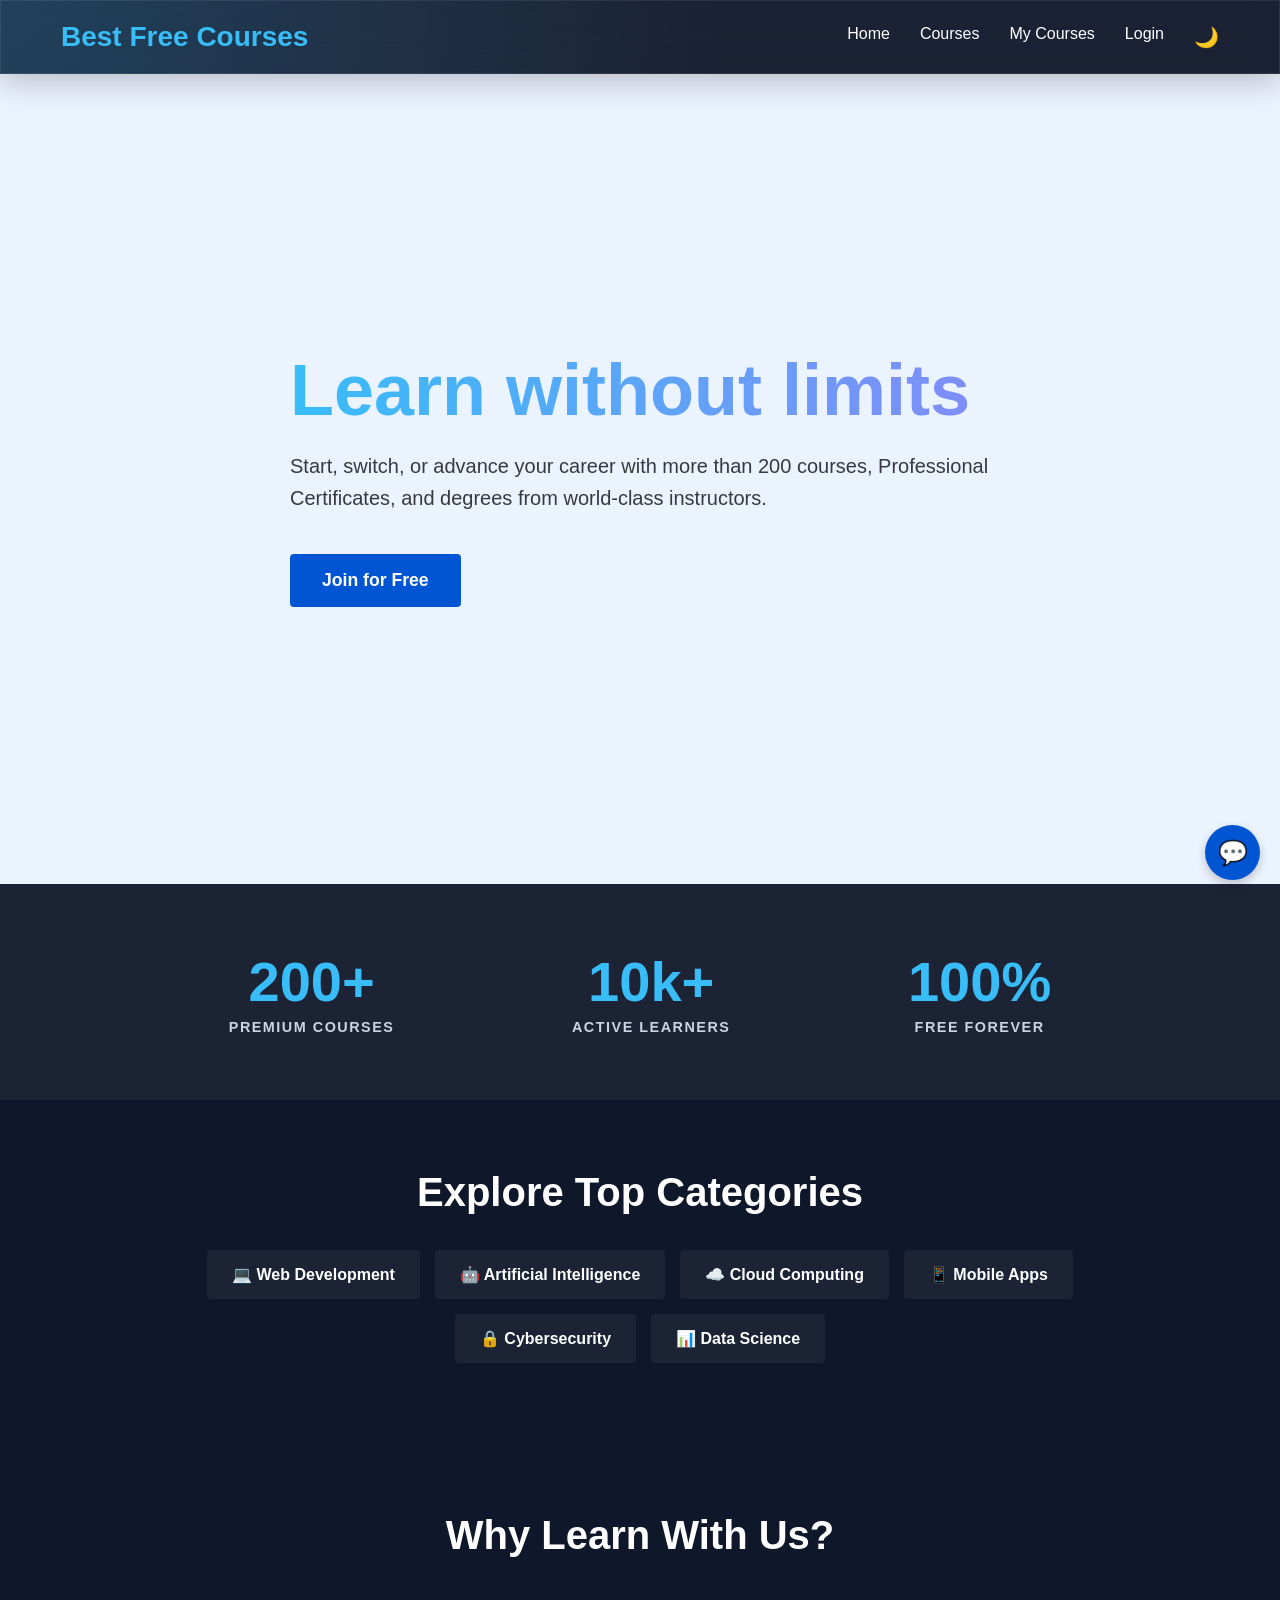
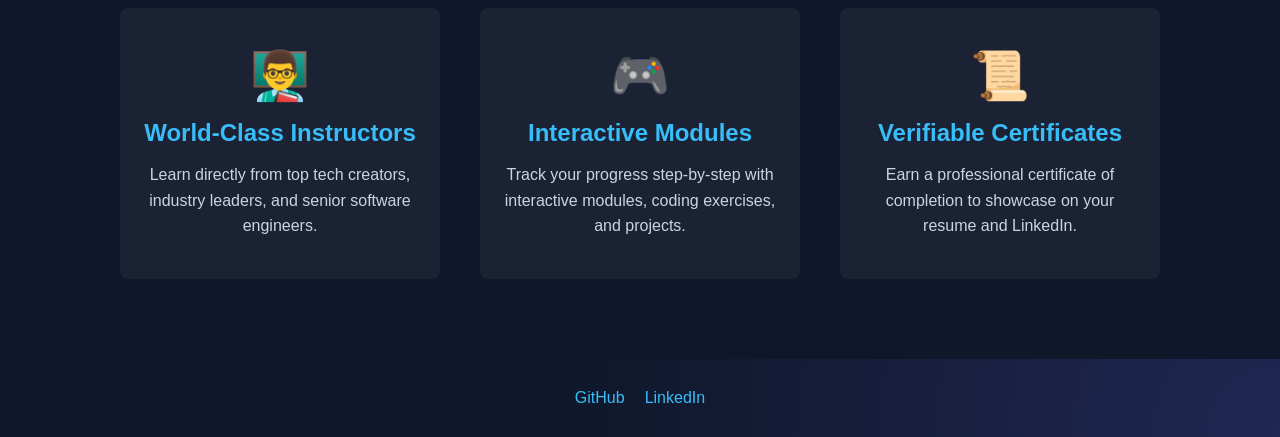
<file: E-Learning-Platform-main/frontend/index.html>
<!DOCTYPE html>
<html lang="en">
<head>
<meta charset="UTF-8">
<meta name="viewport" content="width=device-width, initial-scale=1.0">
<title>Best Free Courses</title>
<link rel="stylesheet" href="css/style.css">
<link href="https://fonts.googleapis.com/css2?family=Inter:wght@300;400;500;600;700;800&display=swap" rel="stylesheet">
<style>
    @keyframes fadeInUp {
        from { opacity: 0; transform: translateY(40px); }
        to { opacity: 1; transform: translateY(0); }
    }
    .hero-content {
        animation: fadeInUp 1s ease-out forwards;
    }
    .features-section > div > div {
        opacity: 0;
        animation: fadeInUp 0.8s ease-out forwards;
    }
    .features-section > div > div:nth-child(1) { animation-delay: 0.2s; }
    .features-section > div > div:nth-child(2) { animation-delay: 0.4s; }
    .features-section > div > div:nth-child(3) { animation-delay: 0.6s; }
    .category-pill:hover {
        background: #0056d2 !important;
        color: white !important;
        transform: translateY(-3px);
        box-shadow: 0 5px 15px rgba(0,86,210,0.3);
    }
</style>
</head>
<body>
<header>
<nav class="navbar">
<div class="logo">Best Free Courses</div>
<ul class="nav-links">
<li><a href="index.html">Home</a></li>
<li><a href="courses.html">Courses</a></li>
<li><a href="dashboard.html">My Courses</a></li>
<li><a href="login.html">Login</a></li>
<li>
    <button id="themeToggle">
        🌙
    </button>
</li>
</ul>
</nav>
</header>

<section class="hero" style="background: #ebf3ff; text-align: left; padding: 100px 60px; display: flex; align-items: center; border-bottom: 1px solid var(--border-color);">
<div class="hero-content" style="max-width: 700px; animation: none;">
<h1 style="font-size: 4.5rem; margin-bottom: 20px; font-weight: 800; color: #1f2432; line-height: 1.1;">Learn without limits</h1>
<p style="font-size: 1.25rem; margin: 20px 0; line-height: 1.6; color: #373a3c;">
Start, switch, or advance your career with more than 200 courses, Professional Certificates, and degrees from world-class instructors.
</p>
<a href="courses.html" class="hero-btn" style="background: #0056d2; color: white; padding: 16px 32px; border-radius: 4px; font-weight: 600; font-size: 1.1rem; text-decoration: none; display: inline-block; margin-top: 20px;">
Join for Free
</a>
</div>
</section>

<section style="background: var(--bg-secondary); padding: 50px 20px; border-bottom: 1px solid var(--border-color);">
    <div style="max-width: 1000px; margin: 0 auto; display: flex; justify-content: space-around; flex-wrap: wrap; text-align: center;">
        <div style="margin: 15px;">
            <h2 style="font-size: 3.5rem; color: var(--accent); margin-bottom: 5px; font-weight: 800;">200+</h2>
            <p style="color: var(--text-secondary); font-weight: bold; text-transform: uppercase; letter-spacing: 1.5px; font-size: 0.9rem;">Premium Courses</p>
        </div>
        <div style="margin: 15px;">
            <h2 style="font-size: 3.5rem; color: var(--accent); margin-bottom: 5px; font-weight: 800;">10k+</h2>
            <p style="color: var(--text-secondary); font-weight: bold; text-transform: uppercase; letter-spacing: 1.5px; font-size: 0.9rem;">Active Learners</p>
        </div>
        <div style="margin: 15px;">
            <h2 style="font-size: 3.5rem; color: var(--accent); margin-bottom: 5px; font-weight: 800;">100%</h2>
            <p style="color: var(--text-secondary); font-weight: bold; text-transform: uppercase; letter-spacing: 1.5px; font-size: 0.9rem;">Free Forever</p>
        </div>
    </div>
</section>

<section style="padding: 70px 20px; background: var(--bg-primary); text-align: center;">
    <h2 style="font-size: 2.5rem; margin-bottom: 35px; color: var(--text-primary); font-weight: 800;">Explore Top Categories</h2>
    <div style="display: flex; justify-content: center; gap: 15px; flex-wrap: wrap; max-width: 900px; margin: 0 auto;">
        <a href="courses.html" class="category-pill" style="padding: 15px 25px; background: var(--bg-secondary); color: var(--text-primary); border-radius: 4px; font-weight: 600; text-decoration: none; transition: 0.3s; border: 1px solid var(--border-color);">💻 Web Development</a>
        <a href="courses.html" class="category-pill" style="padding: 15px 25px; background: var(--bg-secondary); color: var(--text-primary); border-radius: 4px; font-weight: 600; text-decoration: none; transition: 0.3s; border: 1px solid var(--border-color);">🤖 Artificial Intelligence</a>
        <a href="courses.html" class="category-pill" style="padding: 15px 25px; background: var(--bg-secondary); color: var(--text-primary); border-radius: 4px; font-weight: 600; text-decoration: none; transition: 0.3s; border: 1px solid var(--border-color);">☁️ Cloud Computing</a>
        <a href="courses.html" class="category-pill" style="padding: 15px 25px; background: var(--bg-secondary); color: var(--text-primary); border-radius: 4px; font-weight: 600; text-decoration: none; transition: 0.3s; border: 1px solid var(--border-color);">📱 Mobile Apps</a>
        <a href="courses.html" class="category-pill" style="padding: 15px 25px; background: var(--bg-secondary); color: var(--text-primary); border-radius: 4px; font-weight: 600; text-decoration: none; transition: 0.3s; border: 1px solid var(--border-color);">🔒 Cybersecurity</a>
        <a href="courses.html" class="category-pill" style="padding: 15px 25px; background: var(--bg-secondary); color: var(--text-primary); border-radius: 4px; font-weight: 600; text-decoration: none; transition: 0.3s; border: 1px solid var(--border-color);">📊 Data Science</a>
    </div>
</section>

<section class="features-section" style="padding: 80px 20px; background: var(--bg-primary); text-align: center; border-top: 1px solid var(--border-color);">
    <h2 style="font-size: 2.5rem; margin-bottom: 50px; color: var(--text-primary); font-weight: 800;">Why Learn With Us?</h2>
    <div style="display: flex; justify-content: center; gap: 40px; flex-wrap: wrap;">
        <div style="max-width: 320px; padding: 40px 20px; background: var(--bg-secondary); border-radius: 8px; border: 1px solid var(--border-color); transition: transform 0.3s ease;">
            <div style="font-size: 3rem; margin-bottom: 15px;">👨‍🏫</div>
            <h3 style="color: var(--accent); font-size: 1.5rem; margin-bottom: 15px;">World-Class Instructors</h3>
            <p style="color: var(--text-secondary); line-height: 1.6;">Learn directly from top tech creators, industry leaders, and senior software engineers.</p>
        </div>
        <div style="max-width: 320px; padding: 40px 20px; background: var(--bg-secondary); border-radius: 8px; border: 1px solid var(--border-color); transition: transform 0.3s ease;">
            <div style="font-size: 3rem; margin-bottom: 15px;">🎮</div>
            <h3 style="color: var(--accent); font-size: 1.5rem; margin-bottom: 15px;">Interactive Modules</h3>
            <p style="color: var(--text-secondary); line-height: 1.6;">Track your progress step-by-step with interactive modules, coding exercises, and projects.</p>
        </div>
        <div style="max-width: 320px; padding: 40px 20px; background: var(--bg-secondary); border-radius: 8px; border: 1px solid var(--border-color); transition: transform 0.3s ease;">
            <div style="font-size: 3rem; margin-bottom: 15px;">📜</div>
            <h3 style="color: var(--accent); font-size: 1.5rem; margin-bottom: 15px;">Verifiable Certificates</h3>
            <p style="color: var(--text-secondary); line-height: 1.6;">Earn a professional certificate of completion to showcase on your resume and LinkedIn.</p>
        </div>
    </div>
</section>

<footer>

<div class="footer-links">
<a href="https://github.com/MIKEY-44" target="_blank">
GitHub
</a>
<a href="https://www.linkedin.com/in/omkar-kurdekar-1020b5254/"
target="_blank">
LinkedIn
</a>
</div>
</footer>
<script src="js/app.js"></script>
</body>
</html>
</file>
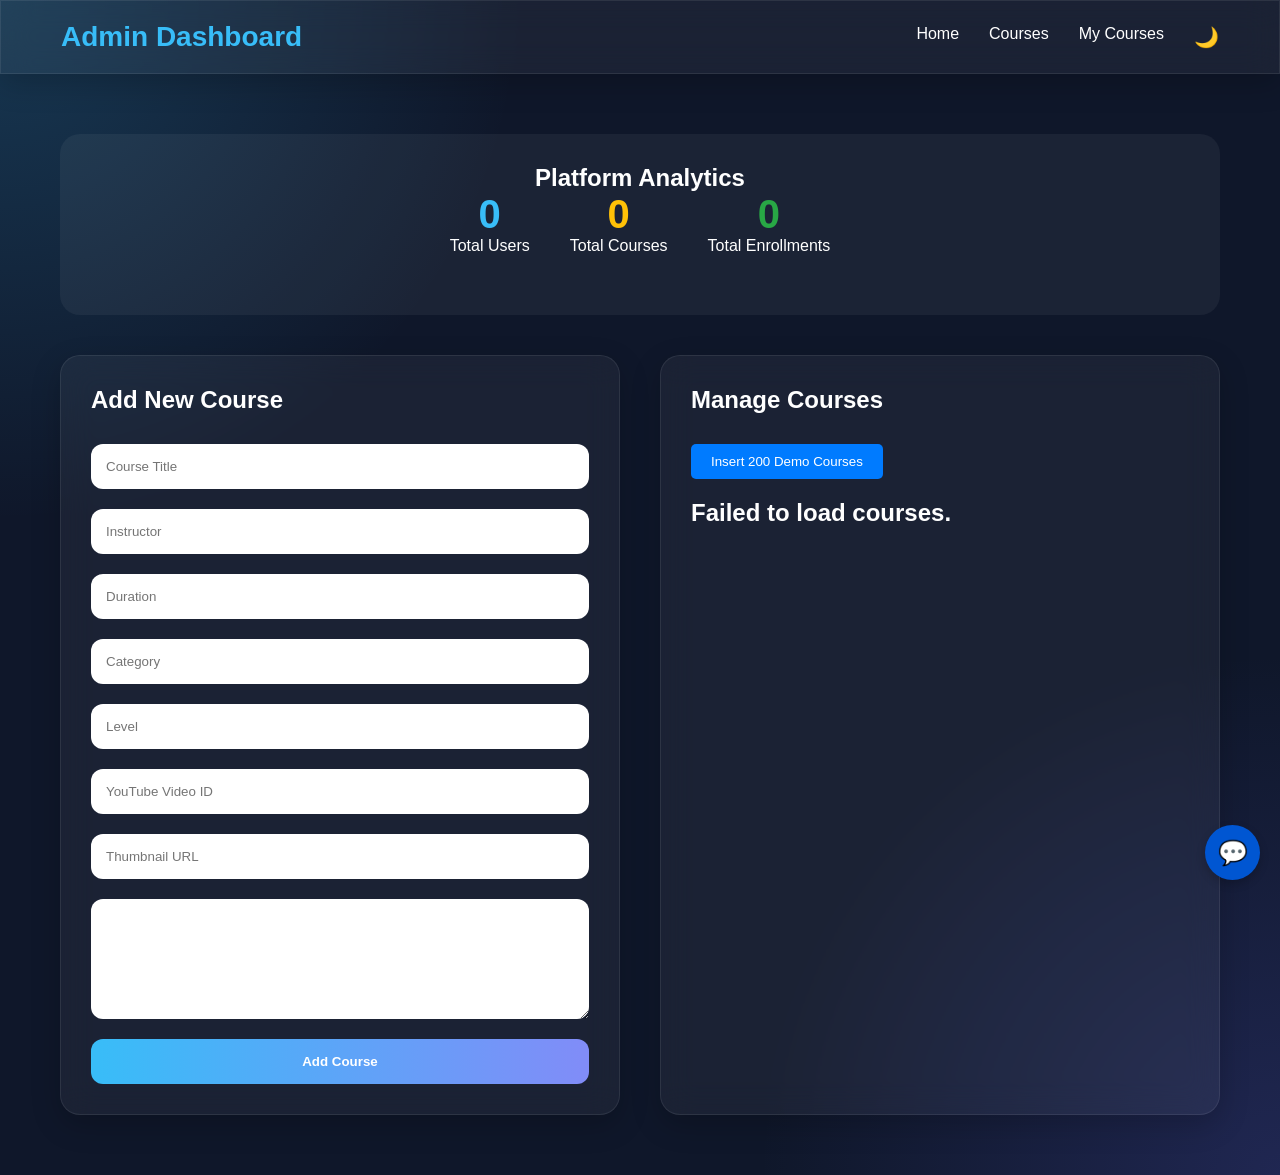
<file: E-Learning-Platform-main/frontend/admin.html>
<!DOCTYPE html>
<html lang="en">
<head>

    <meta charset="UTF-8">

    <meta name="viewport"
          content="width=device-width, initial-scale=1.0">

    <title>Admin Panel</title>

    <link rel="stylesheet"
          href="css/style.css">

    <script>
        // Temporarily commented out to allow initial database setup
        /*
        const loggedInUser = JSON.parse(localStorage.getItem("loggedInUser"));
        if (!loggedInUser || loggedInUser.role !== "ADMIN") {
            alert("Access Denied. You must be an Administrator to view this page.");
            window.location.href = "index.html";
        }
        */
    </script>

</head>

<body>

<header>

    <nav class="navbar">

        <div class="logo">
            Admin Dashboard
        </div>

        <ul class="nav-links">

            <li><a href="index.html">Home</a></li>

            <li><a href="courses.html">Courses</a></li>

            <li><a href="dashboard.html">My Courses</a></li>
            <li>
    <button id="themeToggle">
        🌙
    </button>
</li>

        </ul>

    </nav>

</header>

<section class="admin-section">

    <div style="grid-column: 1 / -1; background: rgba(255,255,255,0.05); padding: 30px; border-radius: 20px; display: flex; flex-direction: column; align-items: center;">
        <h1>Platform Analytics</h1>
        <div style="display: flex; gap: 40px; margin-bottom: 30px; text-align: center;">
            <div><h2 id="statUsers" style="color: #38bdf8; font-size: 2.5rem;">0</h2><p>Total Users</p></div>
            <div><h2 id="statCourses" style="color: #ffc107; font-size: 2.5rem;">0</h2><p>Total Courses</p></div>
            <div><h2 id="statEnrollments" style="color: #28a745; font-size: 2.5rem;">0</h2><p>Total Enrollments</p></div>
        </div>
    </div>

    <div class="admin-form-container">

        <h1>Add New Course</h1>

        <form id="courseForm">

            <input
                type="text"
                id="title"
                placeholder="Course Title"
                required
            >

            <input
                type="text"
                id="instructor"
                placeholder="Instructor"
                required
            >

            <input
                type="text"
                id="duration"
                placeholder="Duration"
                required
            >

            <input
                type="text"
                id="category"
                placeholder="Category"
                required
            >

            <input
                type="text"
                id="level"
                placeholder="Level"
                required
            >

            <input
                type="text"
                id="youtubeId"
                placeholder="YouTube Video ID"
                required
            >

            <input
                type="text"
                id="thumbnail"
                placeholder="Thumbnail URL"
                required
            >

            <textarea
                id="description"
                placeholder="Description"
                required>
            </textarea>

            <button type="submit">
                Add Course
            </button>

        </form>

    </div>

    <div class="admin-course-list">

        <h1>Manage Courses</h1>

        <button onclick="insertDemoCourses()" style="margin-bottom: 20px; padding: 10px 20px; background-color: #007bff; color: white; border: none; border-radius: 5px; cursor: pointer;">
            Insert 200 Demo Courses
        </button>

        <div id="adminCourses"></div>

    </div>

</section>

<script src="js/courses-data.js"></script>
<script src="js/admin.js"></script>

<script src="js/app.js"></script>
</body>
</html>
</file>
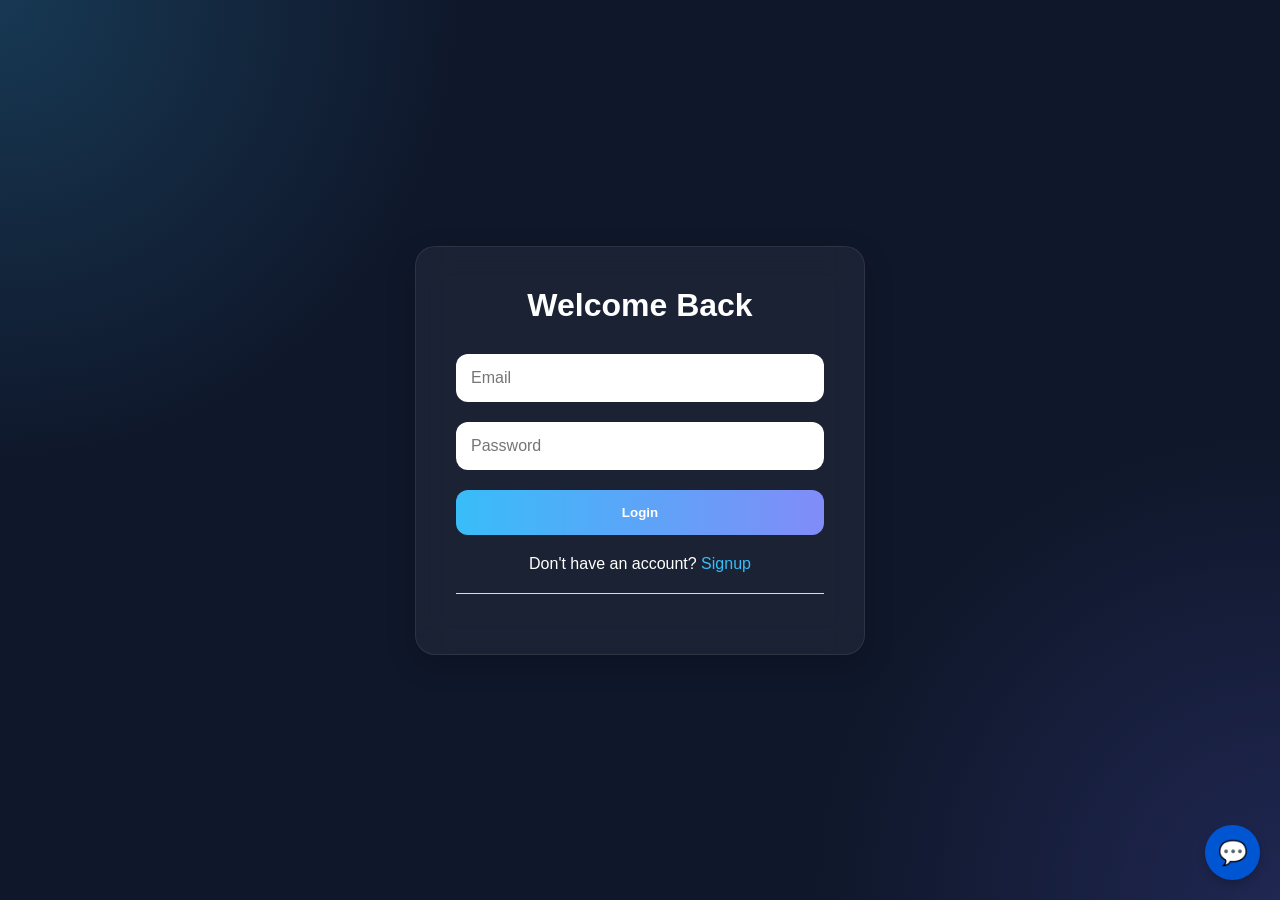
<file: E-Learning-Platform-main/frontend/certificate.html>
<!DOCTYPE html>
<html lang="en">
<head>

    <meta charset="UTF-8">

    <meta name="viewport"
          content="width=device-width, initial-scale=1.0">

    <title>Certificate</title>

    <link rel="stylesheet"
          href="css/style.css">

</head>

<body>

<div class="certificate-container">

    <div class="certificate">

        <h1>
            Certificate of Completion
        </h1>

        <p>
            This certificate is proudly awarded to
        </p>

        <h2 id="studentName"></h2>

        <p>
            for successfully completing
        </p>

        <h3 id="courseName"></h3>

        <div class="certificate-footer">

            <span>
                Best Free Courses
            </span>

            <span id="completionDate"></span>

        </div>

        <p style="text-align: center; margin-top: 30px; font-size: 0.85rem; color: #777;">
            Certificate Verification ID: <strong id="certificateId" style="color: #333;"></strong>
        </p>

    </div>

    <div style="display: flex; justify-content: center; gap: 15px; margin-top: 20px;">
        <button onclick="downloadCertificate()">
            Download Certificate
        </button>
        
        <button id="emailCertBtn" onclick="emailCertificate()" style="background-color: #28a745;">
            Email to Me
        </button>
        
        <button onclick="shareOnLinkedIn()" style="background-color: #0077b5;">
            Share on LinkedIn
        </button>
    </div>

</div>

<script src="js/certificate.js"></script>

<script src="js/app.js"></script>
</body>
</html>
</file>
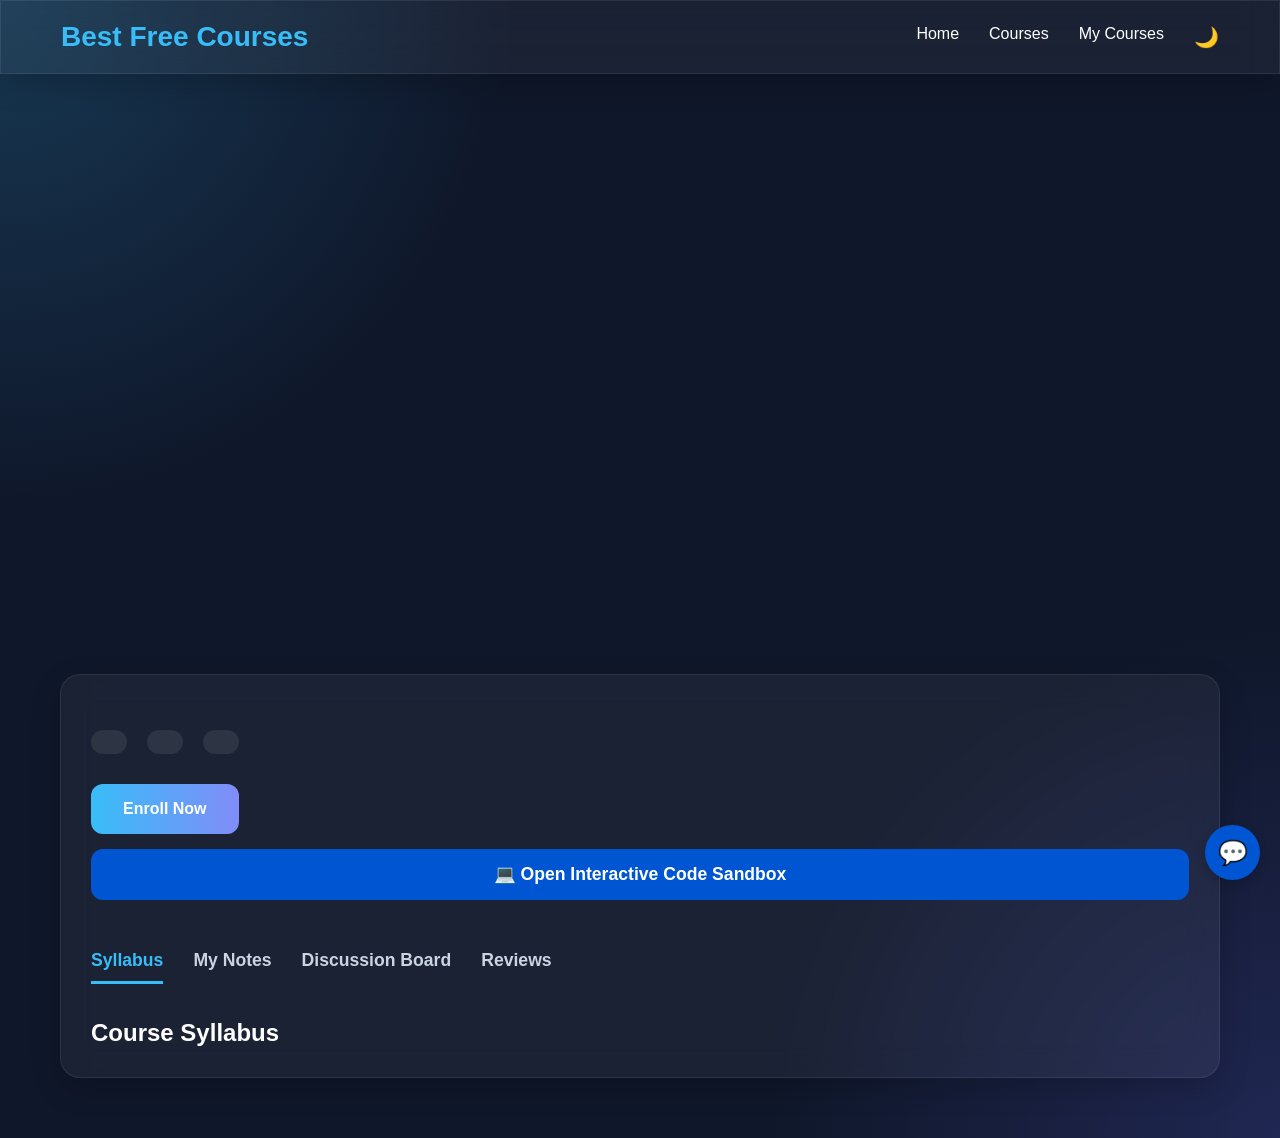
<file: E-Learning-Platform-main/frontend/course-details.html>
<!DOCTYPE html>
<html lang="en">
<head>

    <meta charset="UTF-8">

    <meta name="viewport"
          content="width=device-width, initial-scale=1.0">

    <title>Course Details</title>

    <link rel="stylesheet" href="css/style.css">

</head>

<body>

<header>

    <nav class="navbar">

        <div class="logo">
            Best Free Courses
        </div>

        <ul class="nav-links">

            <li><a href="index.html">Home</a></li>

            <li><a href="courses.html">Courses</a></li>

            <li><a href="dashboard.html">My Courses</a></li>
            <li>
                <button id="themeToggle">
                    🌙
                </button>
            </li>
        </ul>

    </nav>

</header>

<section class="course-details-container">

    <div class="video-section">

        <!-- YouTube IFrame API replaces this div -->
        <div id="videoPlayer" style="width: 100%; height: 500px; border-radius: 20px;"></div>

    </div>

    <div class="details-section">

        <h1 id="courseTitle"></h1>

        <p id="courseDescription"></p>

        <div class="course-meta">

            <span id="courseInstructor"></span>

            <span id="courseDuration"></span>

            <span id="courseLevel"></span>

        </div>

        <button id="enrollBtn">
            Enroll Now
        </button>

        <button onclick="toggleCodeEditor()" style="width: 100%; margin-top: 15px; padding: 15px; background: #0056d2; color: white; border: none; border-radius: 12px; font-weight: bold; cursor: pointer; font-size: 1.1rem;">
            💻 Open Interactive Code Sandbox
        </button>
        <div id="codeEditorContainer" style="display: none; margin-top: 15px; border-radius: 12px; overflow: hidden; height: 500px;">
            <iframe src="https://onecompiler.com/embed/" width="100%" height="100%" frameborder="0"></iframe>
        </div>

        <!-- Coursera Style Tabs -->
        <div class="course-tabs" style="display: flex; gap: 30px; border-bottom: 1px solid var(--border-color); margin-top: 50px; margin-bottom: 30px; overflow-x: auto; padding-bottom: 5px;">
            <button class="tab-btn active" onclick="switchTab('lessonsTab')">Syllabus</button>
            <button class="tab-btn" onclick="switchTab('notesTab')">My Notes</button>
            <button class="tab-btn" onclick="switchTab('qaTab')">Discussion Board</button>
            <button class="tab-btn" onclick="switchTab('reviewsTab')">Reviews</button>
        </div>

<div id="lessonsTab" class="tab-content" style="display: block;">
    <h2>
        Course Syllabus
    </h2>

    <div id="lessonsContainer"></div>

</div>

<div id="notesTab" class="tab-content" style="display: none; padding: 20px; background: rgba(255,255,255,0.05); border-radius: 10px;">
    <h2>My Video Notes</h2>
    <div style="display: flex; gap: 10px; margin-top: 15px;"><input type="text" id="noteInput" placeholder="Type a note here..." style="flex-grow: 1; padding: 10px; border-radius: 8px; border: none;"><button onclick="saveNote()" style="padding: 10px 20px; border-radius: 8px;">Save Note @ Current Time</button></div>
    <div id="notesContainer" style="margin-top: 20px; display: flex; flex-direction: column; gap: 10px;"></div>
</div>

<div id="qaTab" class="tab-content" style="display: none; padding: 20px; background: rgba(255,255,255,0.05); border-radius: 10px;">
    <h2>Community Q&A</h2>
    <p style="color: #cbd5e1; margin-bottom: 15px;">Stuck? Ask the community!</p>
    <div style="display: flex; gap: 10px;"><input type="text" id="qaInput" placeholder="Ask a question..." style="flex-grow: 1; padding: 10px; border-radius: 8px; border: none;"><button onclick="postQuestion()" style="padding: 10px 20px; border-radius: 8px;">Post</button></div>
    <div id="qaContainer" style="margin-top: 20px; display: flex; flex-direction: column; gap: 15px;"></div>
</div>

<div id="reviewsTab" class="tab-content" style="display: none; padding: 20px; background: var(--bg-secondary); border-radius: 10px; border: 1px solid var(--border-color);">
    <h2>Student Ratings & Reviews</h2>
    <div id="courseRatingDisplay" style="font-size: 1.5rem; margin-bottom: 15px; color: #ffc107;">Loading ratings...</div>
    <div id="submitReviewContainer"></div>
    <div id="reviewsList" style="margin-top: 20px;"></div>
</div>

    </div>

</section>

<script src="js/courses-data.js"></script>
<script src="js/course-details.js"></script>

<script src="js/app.js"></script>
</body>
</html>
</file>
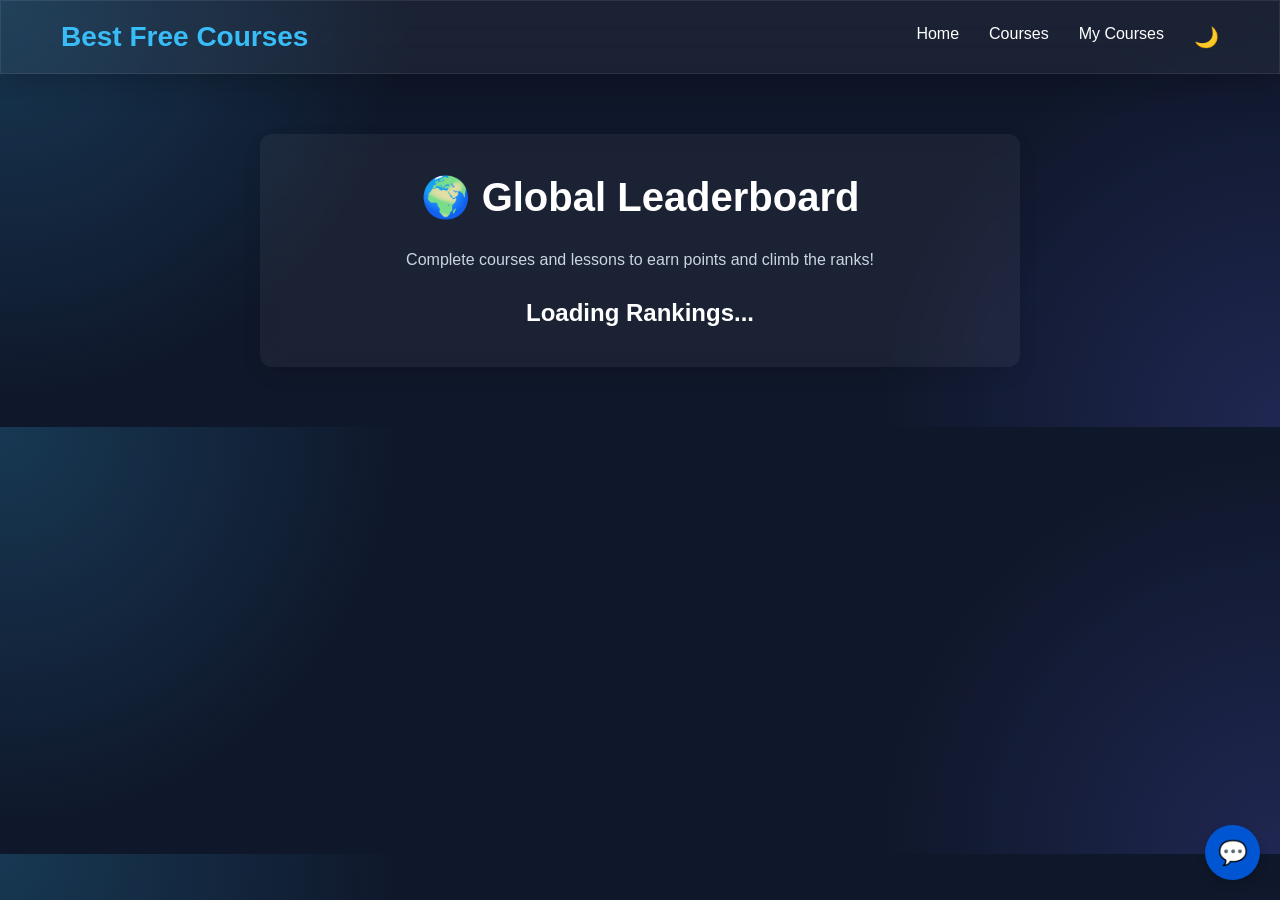
<file: E-Learning-Platform-main/frontend/leaderboard.html>
<!DOCTYPE html>
<html lang="en">
<head>
    <meta charset="UTF-8">
    <meta name="viewport" content="width=device-width, initial-scale=1.0">
    <title>Global Leaderboard</title>
    <link rel="stylesheet" href="css/style.css">
</head>
<body>
<header>
    <nav class="navbar">
        <div class="logo">Best Free Courses</div>
        <ul class="nav-links">
            <li><a href="index.html">Home</a></li>
            <li><a href="courses.html">Courses</a></li>
            <li><a href="dashboard.html">My Courses</a></li>
            <li><button id="themeToggle">🌙</button></li>
        </ul>
    </nav>
</header>

<section style="padding: 60px 20px; max-width: 800px; margin: auto;">
    <div style="background: var(--bg-secondary); padding: 40px; border-radius: 12px; box-shadow: 0 8px 20px rgba(0,0,0,0.08); backdrop-filter: blur(10px);">
        <h1 style="text-align: center; margin-bottom: 30px; font-size: 2.5rem;">🌍 Global Leaderboard</h1>
        <p style="text-align: center; color: var(--text-secondary); margin-bottom: 30px;">Complete courses and lessons to earn points and climb the ranks!</p>
        
        <div id="leaderboardContainer" style="display: flex; flex-direction: column; gap: 15px;">
            <h2 style="text-align: center;">Loading Rankings...</h2>
        </div>
    </div>
</section>

<script>
    fetch(`${window.API_BASE_URL || "http://localhost:8081/api"}/users/leaderboard`)
        .then(res => res.json())
        .then(users => {
            document.getElementById("leaderboardContainer").innerHTML = users.map((u, i) => `<div style="display: flex; align-items: center; justify-content: space-between; background: ${i === 0 ? '#ffc10722' : 'rgba(255,255,255,0.05)'}; padding: 15px 25px; border-radius: 10px; border-left: 5px solid ${i === 0 ? '#ffc107' : i === 1 ? '#c0c0c0' : i === 2 ? '#cd7f32' : '#38bdf8'}; font-size: 1.2rem;"><div><strong style="margin-right: 15px; color: ${i === 0 ? '#ffc107' : 'inherit'};">#${i + 1}</strong> ${u.name}</div><div style="font-weight: bold; color: #38bdf8;">${u.points} 🏆</div></div>`).join("");
        });
</script>
<script src="js/app.js"></script>
</body>
</html>
</file>
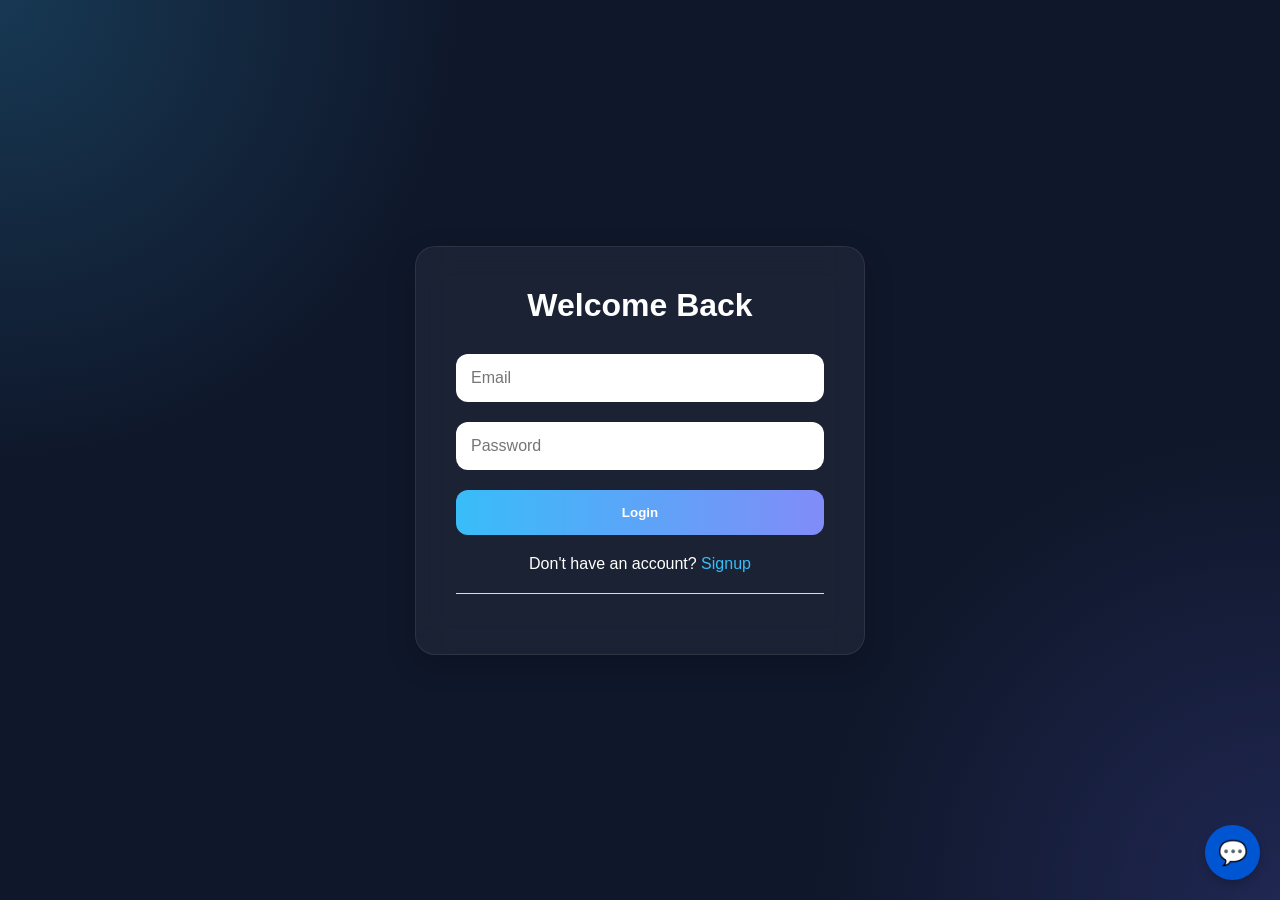
<file: E-Learning-Platform-main/frontend/login.html>
<!DOCTYPE html>
<html lang="en">
<head>

    <meta charset="UTF-8">

    <meta name="viewport"
          content="width=device-width, initial-scale=1.0">

    <title>Login</title>

    <link rel="stylesheet"
          href="css/style.css">

</head>

<body>

<div class="auth-container">

    <form class="auth-form"
          id="loginForm">

        <h1>Welcome Back</h1>

        <input
            type="email"
            id="loginEmail"
            placeholder="Email"
            required
        >

        <input
            type="password"
            id="loginPassword"
            placeholder="Password"
            required
        >

        <button type="submit">
            Login
        </button>

        <p>
            Don't have an account?
            <a href="signup.html">
                Signup
            </a>
        </p>

        <hr style="margin: 20px 0; border: 0; border-top: 1px solid #ddd;">
        
        <!-- Google Sign-In Button -->
        <script src="https://accounts.google.com/gsi/client" async defer></script>
        <div id="g_id_onload"
             data-client_id="931030573085-m9bovg2qn97s4it1u7oko58m6opeq2u2.apps.googleusercontent.com"
             data-callback="handleGoogleLogin">
        </div>
        <div class="g_id_signin" data-type="standard" data-theme="outline" data-size="large" style="display: flex; justify-content: center;"></div>

    </form>

</div>

<script src="js/auth.js"></script>

<script src="js/app.js"></script>
</body>
</html>
</file>
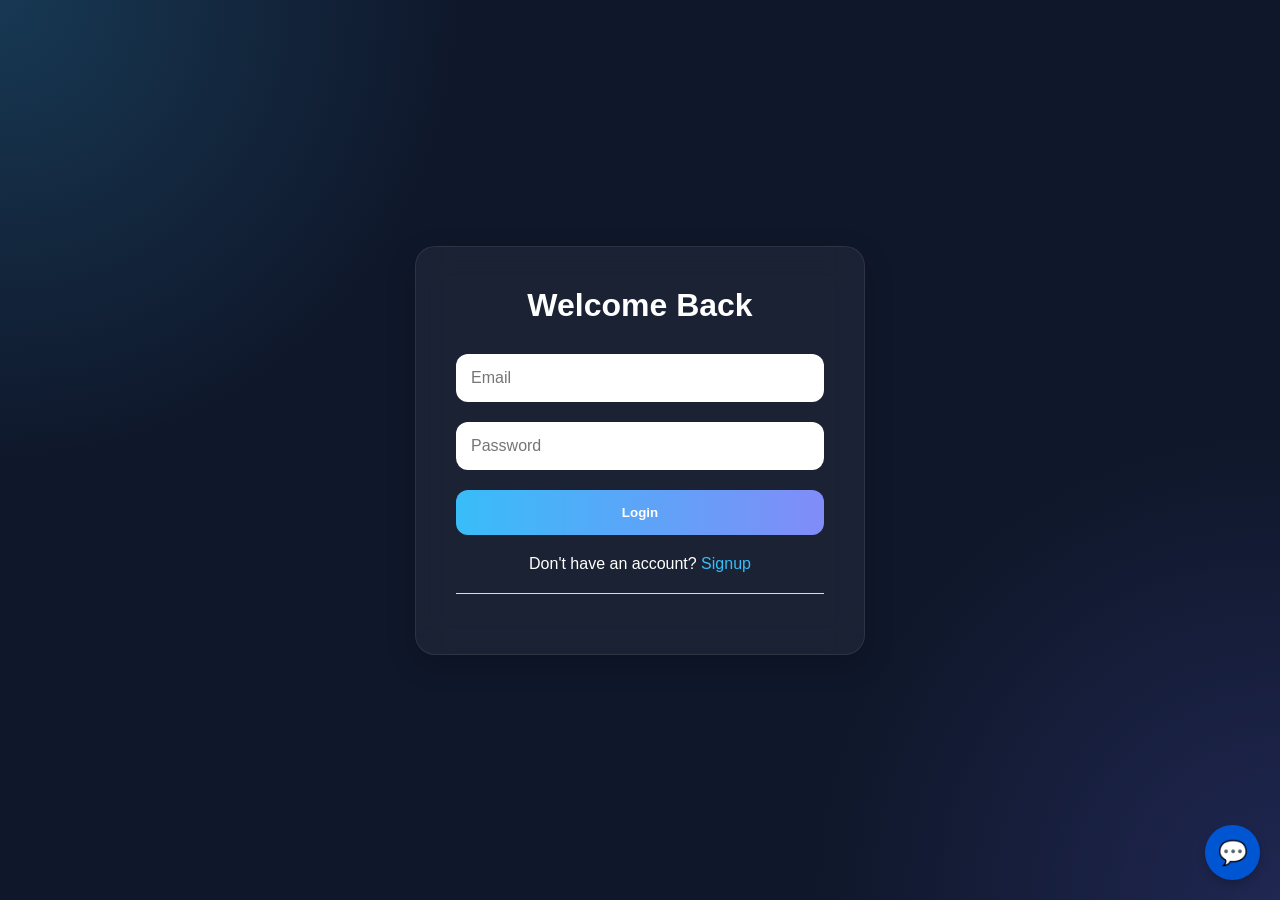
<file: E-Learning-Platform-main/frontend/profile.html>
<!DOCTYPE html>
<html lang="en">
<head>
    <meta charset="UTF-8">
    <meta name="viewport" content="width=device-width, initial-scale=1.0">
    <title>User Profile</title>
    <link rel="stylesheet" href="css/style.css">
</head>
<body>
<header>
    <nav class="navbar">
        <div class="logo">Best Free Courses</div>
        <ul class="nav-links">
            <li><a href="index.html">Home</a></li>
            <li><a href="courses.html">Courses</a></li>
            <li><a href="dashboard.html">My Courses</a></li>
            <li><button id="themeToggle">🌙</button></li>
        </ul>
    </nav>
</header>

<section style="padding: 60px 20px; max-width: 800px; margin: auto;">
    <div style="background: var(--bg-secondary); padding: 50px; border-radius: 16px; border: 1px solid var(--border-color); box-shadow: 0 15px 35px rgba(0,0,0,0.15); backdrop-filter: blur(12px);">
        <h1 style="text-align: center; margin-bottom: 15px; color: var(--text-primary); font-size: 2.5rem;">My Account Settings</h1>
        
        <div style="display: flex; gap: 20px; justify-content: center; margin-bottom: 30px; flex-wrap: wrap;">
            <div style="text-align: center; padding: 30px; background: var(--bg-primary); border-radius: 12px; border: 1px solid var(--border-color); flex: 1; min-width: 200px;">
                <div style="font-size: 3.5rem;">🔥</div>
                <h2 id="profileStreak" style="color: #ef4444; font-size: 2.5rem; margin: 10px 0;">0 Days</h2>
                <p style="color: var(--text-secondary); font-weight: 500; font-size: 1.1rem;">Current Login Streak</p>
            </div>
            <div style="text-align: center; padding: 30px; background: var(--bg-primary); border-radius: 12px; border: 1px solid var(--border-color); flex: 1; min-width: 200px;">
                <div style="font-size: 3.5rem;">🏆</div>
                <h2 id="profilePoints" style="color: #facc15; font-size: 2.5rem; margin: 10px 0;">0 Points</h2>
                <p style="color: var(--text-secondary); font-weight: 500; font-size: 1.1rem;">Total Gamification Score</p>
            </div>
        </div>

        <div style="margin-bottom: 30px;">
            <h3 style="color: var(--text-primary); margin-bottom: 15px; font-size: 1.5rem;">My Badges</h3>
            <div id="badgesContainer" style="display: flex; gap: 10px; flex-wrap: wrap;"></div>
        </div>

        <div style="margin-bottom: 40px;">
            <h3 style="color: var(--text-primary); margin-bottom: 15px; font-size: 1.5rem;">Learning Analytics</h3>
            <div style="display: grid; grid-template-columns: repeat(auto-fit, minmax(150px, 1fr)); gap: 15px;">
                <div style="background: var(--bg-primary); padding: 25px 20px; border-radius: 12px; text-align: center; border: 1px solid var(--border-color);">
                    <h4 style="color: var(--accent); font-size: 2.5rem; margin-bottom: 5px;" id="statEnrolled">0</h4>
                    <span style="color: var(--text-secondary); font-size: 0.9rem; font-weight: bold; text-transform: uppercase; letter-spacing: 1px;">Enrolled</span>
                </div>
                <div style="background: var(--bg-primary); padding: 25px 20px; border-radius: 12px; text-align: center; border: 1px solid var(--border-color);">
                    <h4 style="color: #10b981; font-size: 2.5rem; margin-bottom: 5px;" id="statCompleted">0</h4>
                    <span style="color: var(--text-secondary); font-size: 0.9rem; font-weight: bold; text-transform: uppercase; letter-spacing: 1px;">Completed</span>
                </div>
                <div style="background: var(--bg-primary); padding: 25px 20px; border-radius: 12px; text-align: center; border: 1px solid var(--border-color);">
                    <h4 style="color: #facc15; font-size: 2.5rem; margin-bottom: 5px;" id="statHours">0</h4>
                    <span style="color: var(--text-secondary); font-size: 0.9rem; font-weight: bold; text-transform: uppercase; letter-spacing: 1px;">Total Hours</span>
                </div>
            </div>
        </div>

        <form id="profileForm" style="display: flex; flex-direction: column; gap: 20px;">
            <div style="display: flex; flex-direction: column; gap: 8px;">
                <label style="font-weight: 600; color: var(--text-secondary);">Email Address (Locked)</label>
                <input type="email" id="profileEmail" disabled style="padding: 15px; border: 1px solid var(--border-color); border-radius: 8px; background: rgba(0,0,0,0.05); color: var(--text-secondary); cursor: not-allowed;">
            </div>
            
            <div style="display: flex; flex-direction: column; gap: 8px;">
                <label style="font-weight: 600; color: var(--text-secondary);">Full Name</label>
                <input type="text" id="profileName" required style="padding: 15px; border: 1px solid var(--border-color); border-radius: 8px; font-size: 1.05rem;">
            </div>
            
            <div style="display: flex; flex-direction: column; gap: 8px;">
                <label style="font-weight: 600; color: var(--text-secondary);">Phone Number</label>
                <input type="tel" id="profilePhone" style="padding: 15px; border: 1px solid var(--border-color); border-radius: 8px; font-size: 1.05rem;">
            </div>
            
            <button type="submit" style="background: linear-gradient(135deg, var(--accent), #8b5cf6); color: white; border: none; padding: 16px; border-radius: 8px; font-size: 1.1rem; font-weight: bold; cursor: pointer; margin-top: 10px; transition: 0.3s; box-shadow: 0 4px 15px var(--accent-glow);">Save Changes</button>
        </form>
        <button onclick="logout()" style="width: 100%; background: rgba(220, 53, 69, 0.1); color: #ef4444; border: 1px solid #ef4444; padding: 16px; border-radius: 8px; font-size: 1.1rem; font-weight: bold; cursor: pointer; margin-top: 20px; transition: 0.3s;">Sign Out</button>
    </div>
</section>

<script src="js/profile.js"></script>
<script src="js/app.js"></script>
</body>
</html>
</file>
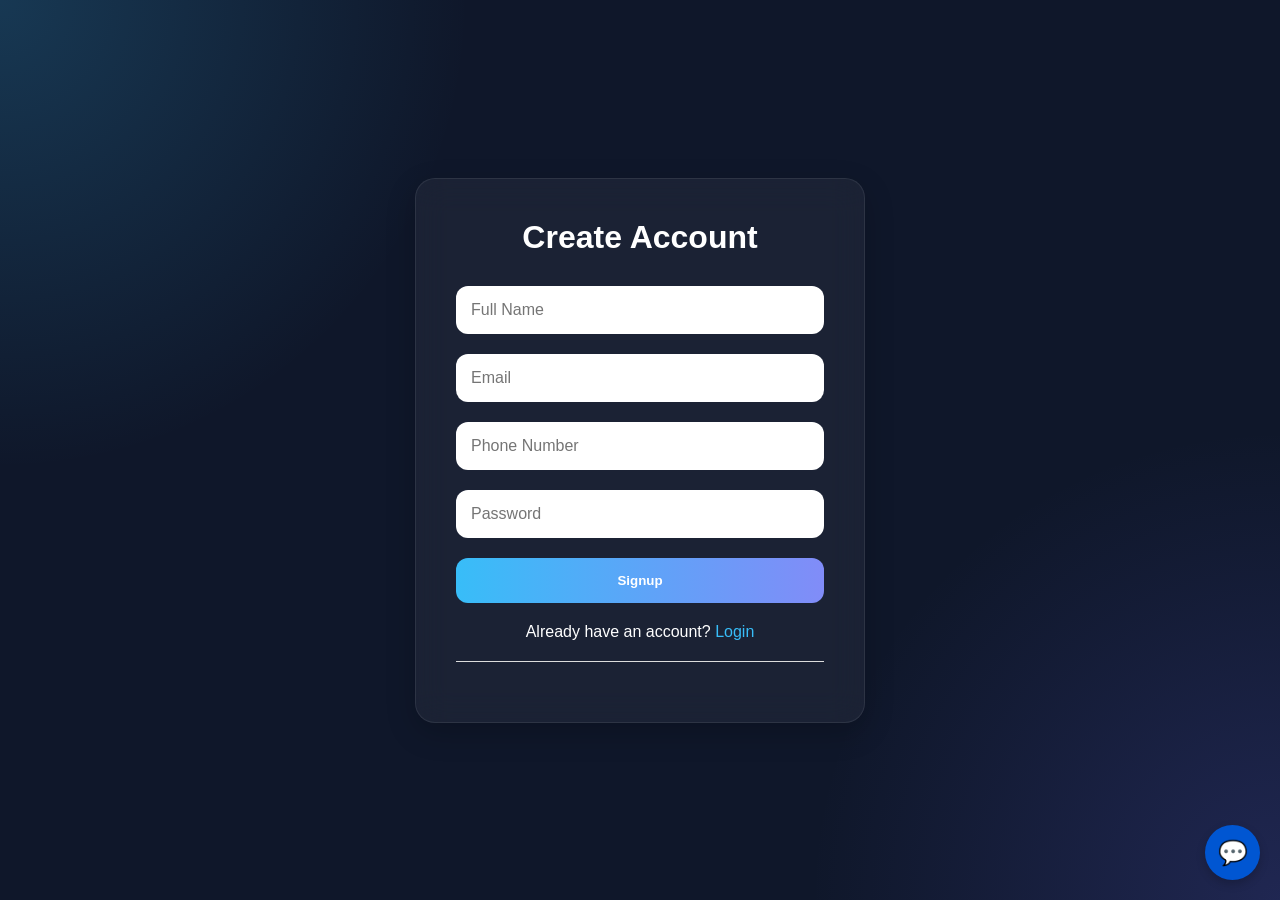
<file: E-Learning-Platform-main/frontend/signup.html>
<!DOCTYPE html>
<html lang="en">
<head>

    <meta charset="UTF-8">

    <meta name="viewport"
          content="width=device-width, initial-scale=1.0">

    <title>Signup</title>

    <link rel="stylesheet"
          href="css/style.css">

</head>

<body>

<div class="auth-container">

    <form class="auth-form"
          id="signupForm">

        <h1>Create Account</h1>

        <input
            type="text"
            id="signupName"
            placeholder="Full Name"
            required
        >

        <input
            type="email"
            id="signupEmail"
            placeholder="Email"
            required
        >

        <input
            type="tel"
            id="signupPhone"
            placeholder="Phone Number"
            required
        >

        <input
            type="password"
            id="signupPassword"
            placeholder="Password"
            required
        >

        <button type="submit">
            Signup
        </button>

        <p>
            Already have an account?
            <a href="login.html">
                Login
            </a>
        </p>

        <hr style="margin: 20px 0; border: 0; border-top: 1px solid #ddd;">
        
        <!-- Google Sign-In Button -->
        <script src="https://accounts.google.com/gsi/client" async defer></script>
        <div id="g_id_onload"
             data-client_id="931030573085-m9bovg2qn97s4it1u7oko58m6opeq2u2.apps.googleusercontent.com"
             data-callback="handleGoogleLogin">
        </div>
        <div class="g_id_signin" data-type="standard" data-theme="outline" data-size="large" style="display: flex; justify-content: center;"></div>

    </form>

</div>

<script src="js/auth.js"></script>

<script src="js/app.js"></script>
</body>
</html>
</file>
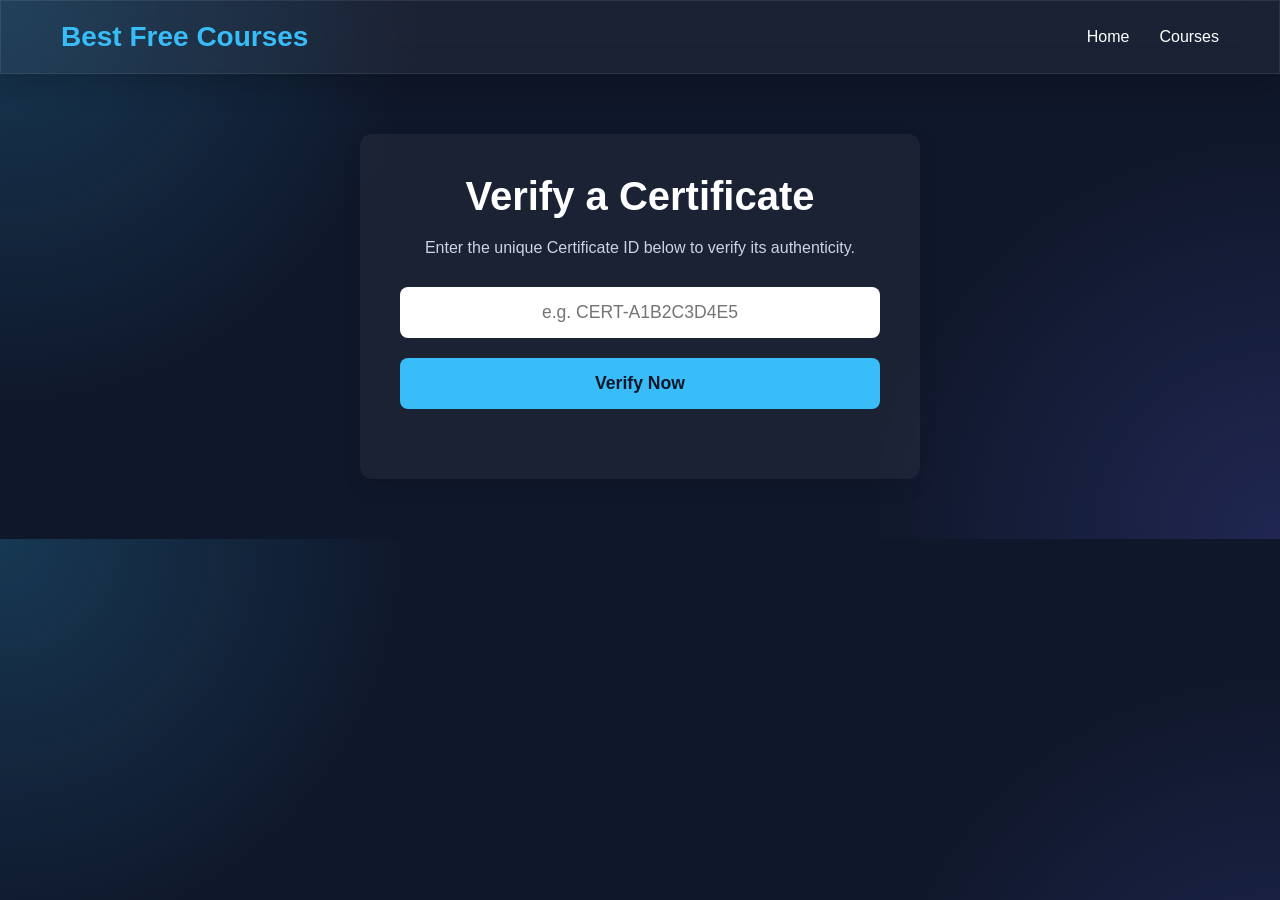
<file: E-Learning-Platform-main/frontend/verify.html>
<!DOCTYPE html>
<html lang="en">
<head>
    <meta charset="UTF-8">
    <meta name="viewport" content="width=device-width, initial-scale=1.0">
    <title>Verify Certificate</title>
    <link rel="stylesheet" href="css/style.css">
</head>
<body>
<header>
    <nav class="navbar">
        <div class="logo">Best Free Courses</div>
        <ul class="nav-links">
            <li><a href="index.html">Home</a></li>
            <li><a href="courses.html">Courses</a></li>
        </ul>
    </nav>
</header>

<section style="padding: 60px 20px; max-width: 600px; margin: auto; text-align: center;">
    <div style="background: var(--bg-secondary); padding: 40px; border-radius: 12px; box-shadow: 0 8px 20px rgba(0,0,0,0.08); backdrop-filter: blur(10px);">
        <h1 style="margin-bottom: 20px; font-size: 2.5rem;">Verify a Certificate</h1>
        <p style="color: var(--text-secondary); margin-bottom: 30px;">Enter the unique Certificate ID below to verify its authenticity.</p>
        
        <input type="text" id="certInput" placeholder="e.g. CERT-A1B2C3D4E5" style="width: 100%; padding: 15px; border-radius: 8px; border: none; font-size: 1.1rem; text-align: center; margin-bottom: 20px;">
        <button onclick="verifyCert()" style="background: #38bdf8; color: #0f172a; padding: 15px 30px; border: none; border-radius: 8px; font-weight: bold; cursor: pointer; font-size: 1.1rem; width: 100%;">Verify Now</button>
        
        <div id="verifyResult" style="margin-top: 30px; font-size: 1.2rem;"></div>
    </div>
</section>

<script>
    async function verifyCert() {
        const certId = document.getElementById("certInput").value.trim().toUpperCase();
        const resultDiv = document.getElementById("verifyResult");
        if (!certId) return;
        
        resultDiv.innerHTML = "Checking database...";
        try {
            const res = await fetch(`${window.API_BASE_URL || "http://localhost:8081/api"}/enrollments/verify/${certId}`);
            const data = await res.json();
            if (data.valid) {
                resultDiv.innerHTML = `<span style="color: #28a745;">✅ <strong>Verified!</strong></span><br><br>Awarded to: <strong>${data.studentName}</strong><br>For: <strong>${data.courseName}</strong>`;
            } else {
                resultDiv.innerHTML = `<span style="color: #dc3545;">❌ <strong>Invalid Certificate ID.</strong> We could not find a match in our system.</span>`;
            }
        } catch(e) { resultDiv.innerHTML = "Server offline."; }
    }
</script>
</body>
</html>
</file>
<file: E-Learning-Platform-main/frontend/css/style.css>
* {
margin: 0;
padding: 0;
box-sizing: border-box;
font-family: Arial, sans-serif;
}
body {
background: #0f172a;
color: white;
}
.navbar {
display: flex;
justify-content: space-between;
align-items: center;
padding: 20px 60px;
background: rgba(255,255,255,0.05);
backdrop-filter: blur(10px);
}
.logo {
font-size: 28px;
font-weight: bold;
color: #38bdf8;
}
.nav-links {
display: flex;
list-style: none;
gap: 30px;
}
.nav-links a {
text-decoration: none;
color: var(--text-primary);
font-weight: 500;
transition: 0.3s;
}
.nav-links a:hover {
color: var(--accent);
}
.hero {
height: 90vh;
display: flex;
justify-content: center;
align-items: center;
text-align: center;
padding: 20px;
}
.hero-content h1 {
font-size: 60px;
margin-bottom: 20px;
}
.hero-content p {
font-size: 20px;
margin-bottom: 30px;
color: #cbd5e1;
}
.hero-btn {
display: inline-block;
padding: 15px 40px;
background: #38bdf8;
color: black;
text-decoration: none;
border-radius: 10px;
font-weight: bold;
}
footer {

padding: 30px;
text-align: center;
}
.footer-links {
display: flex;
justify-content: center;
gap: 20px;
}
.footer-links a {
color: #38bdf8;
text-decoration: none;
}
.courses-section {
    padding: 60px;
}

.section-title {
    text-align: center;
    margin-bottom: 40px;
    font-size: 42px;
}

.search-bar {
    width: 100%;
    max-width: 500px;
    padding: 15px;
    margin: 0 auto 40px;
    display: block;
    border-radius: 12px;
    border: none;
    outline: none;
    font-size: 16px;
}

.course-grid {
    display: grid;
    grid-template-columns: repeat(auto-fit, minmax(320px, 1fr));
    gap: 30px;
}

.course-card {
    background: var(--bg-primary);
    border-radius: 4px;
    overflow: hidden;
    transition: 0.3s;
    border: 1px solid var(--border-color);
}

.course-card:hover {
    transform: translateY(-4px);
    box-shadow: 0 10px 20px rgba(0,0,0,0.06);
}

.course-card img {
    width: 100%;
    height: 220px;
    object-fit: cover;
}

.skeleton {
    background: linear-gradient(90deg, var(--bg-secondary) 25%, var(--border-color) 50%, var(--bg-secondary) 75%);
    background-size: 200% 100%;
    animation: skeleton-loading 1.5s infinite;
    border-radius: 20px;
    height: 380px;
}
@keyframes skeleton-loading {
    0% { background-position: 200% 0; }
    100% { background-position: -200% 0; }
}

.course-content {
    padding: 20px;
}

.course-content h2 {
    margin-bottom: 15px;
}

.course-content p {
    color: #cbd5e1;
    margin-bottom: 15px;
}

.course-content button {
    margin-top: 20px;
    padding: 12px 20px;
    border: none;
    background: #38bdf8;
    border-radius: 10px;
    cursor: pointer;
    font-weight: bold;
}
.course-details-container {
    padding: 60px;
}

.video-section {
    margin-bottom: 40px;
}

.video-section iframe {
    border-radius: 20px;
}

.details-section {
    background: rgba(255,255,255,0.05);
    padding: 30px;
    border-radius: 20px;
}

.details-section h1 {
    margin-bottom: 20px;
    font-size: 42px;
}

.details-section p {
    color: #cbd5e1;
    line-height: 1.8;
    margin-bottom: 25px;
}

.course-meta {
    display: flex;
    gap: 20px;
    flex-wrap: wrap;
    margin-bottom: 30px;
}

.course-meta span {
    background: rgba(255,255,255,0.08);
    padding: 12px 18px;
    border-radius: 12px;
}

#enrollBtn {
    padding: 16px 32px;
    border: none;
    border-radius: 12px;
    background: #38bdf8;
    color: black;
    font-weight: bold;
    cursor: pointer;
    font-size: 16px;
    transition: 0.3s;
}

#enrollBtn:hover {
    transform: scale(1.05);
}
.progress-container {
    width: 100%;
    height: 12px;
    background: rgba(255,255,255,0.1);
    border-radius: 10px;
    margin: 20px 0;
}

.progress-bar {
    height: 100%;
    background: #38bdf8;
    border-radius: 10px;
}
.lessons-section {
    margin-top: 40px;
}

.lessons-section h2 {
    margin-bottom: 25px;
}

.lesson-item {
    background: rgba(255,255,255,0.05);
    padding: 18px;
    border-radius: 12px;
    margin-bottom: 15px;
}

.lesson-item label {
    display: flex;
    align-items: center;
    gap: 15px;
    cursor: pointer;
}

.lesson-item input {
    width: 18px;
    height: 18px;
}
.auth-container {
    min-height: 100vh;
    display: flex;
    justify-content: center;
    align-items: center;
    padding: 20px;
}

.auth-form {
    width: 100%;
    max-width: 450px;
    background: rgba(255,255,255,0.05);
    padding: 40px;
    border-radius: 20px;
    backdrop-filter: blur(12px);
}

.auth-form h1 {
    margin-bottom: 30px;
    text-align: center;
}

.auth-form input {
    width: 100%;
    padding: 15px;
    margin-bottom: 20px;
    border-radius: 12px;
    border: none;
    outline: none;
    font-size: 16px;
}

.auth-form button {
    width: 100%;
    padding: 15px;
    border: none;
    border-radius: 12px;
    background: #38bdf8;
    font-weight: bold;
    cursor: pointer;
    margin-bottom: 20px;
}

.auth-form p {
    text-align: center;
}

.auth-form a {
    color: #38bdf8;
    text-decoration: none;
}
.admin-section {
    display: grid;
    grid-template-columns: 1fr 1fr;
    gap: 40px;
    padding: 60px;
}

.admin-form-container,
.admin-course-list {
    background: rgba(255,255,255,0.05);
    padding: 30px;
    border-radius: 20px;
}

.admin-form-container h1,
.admin-course-list h1 {
    margin-bottom: 30px;
}

.admin-form-container form {
    display: flex;
    flex-direction: column;
    gap: 20px;
}

.admin-form-container input,
.admin-form-container textarea {
    padding: 15px;
    border: none;
    border-radius: 12px;
    outline: none;
}

.admin-form-container textarea {
    min-height: 120px;
    resize: vertical;
}

.admin-form-container button {
    padding: 15px;
    border: none;
    border-radius: 12px;
    background: #38bdf8;
    font-weight: bold;
    cursor: pointer;
}

.admin-course-card {
    display: flex;
    gap: 20px;
    background: rgba(255,255,255,0.05);
    padding: 20px;
    border-radius: 16px;
    margin-bottom: 20px;
}

.admin-course-card img {
    width: 160px;
    height: 100px;
    object-fit: cover;
    border-radius: 12px;
}

.admin-course-card button {
    margin-top: 15px;
    padding: 10px 20px;
    border: none;
    border-radius: 10px;
    background: crimson;
    color: white;
    cursor: pointer;
}
.certificate-container {
    min-height: 100vh;
    display: flex;
    flex-direction: column;
    justify-content: center;
    align-items: center;
    padding: 40px;
}

.certificate {
    width: 100%;
    max-width: 1000px;
    background: white;
    color: black;
    padding: 80px;
    border: 12px solid #38bdf8;
    border-radius: 20px;
    text-align: center;
}

.certificate h1 {
    font-size: 52px;
    margin-bottom: 40px;
}

.certificate p {
    font-size: 22px;
    margin-bottom: 20px;
}

.certificate h2 {
    font-size: 48px;
    color: #0f172a;
    margin-bottom: 30px;
}

.certificate h3 {
    font-size: 36px;
    color: #38bdf8;
    margin-bottom: 50px;
}

.certificate-footer {
    display: flex;
    justify-content: space-between;
    margin-top: 60px;
    font-size: 20px;
}

.certificate-container button {
    margin-top: 40px;
    padding: 16px 32px;
    border: none;
    border-radius: 12px;
    background: #38bdf8;
    font-weight: bold;
    cursor: pointer;
}
:root {

    --bg-primary: #0f172a;

    --bg-secondary: rgba(255,255,255,0.05);

    --text-primary: white;

    --text-secondary: #cbd5e1;

    --accent: #38bdf8;
}

.light-mode {

    --bg-primary: #f8fafc;

    --bg-secondary: rgba(255,255,255,0.8);

    --text-primary: #0f172a;

    --text-secondary: #334155;

    --accent: #0ea5e9;
}

body {

    background:
        radial-gradient(circle at top left,
        rgba(56,189,248,0.2),
        transparent 30%),

        radial-gradient(circle at bottom right,
        rgba(99,102,241,0.2),
        transparent 30%),

        var(--bg-primary);

    color: var(--text-primary);

    transition: 0.4s ease;
}

.navbar,
.course-card,
.details-section,
.auth-form,
.admin-form-container,
.admin-course-list,
.lesson-item {

    background: var(--bg-secondary);

    backdrop-filter: blur(16px);

    border: 1px solid rgba(255,255,255,0.08);

    box-shadow:
        0 10px 30px rgba(0,0,0,0.2);
}

.hero-content h1 {

    background:
        linear-gradient(
            to right,
            #38bdf8,
            #818cf8
        );

    -webkit-background-clip: text;

    -webkit-text-fill-color: transparent;
}

.course-card {

    transition:
        transform 0.4s ease,
        box-shadow 0.4s ease;
}

.course-card:hover {

    transform:
        translateY(-12px)
        scale(1.02);

    box-shadow:
        0 20px 40px rgba(0,0,0,0.3);
}

button {

    transition:
        transform 0.3s ease,
        opacity 0.3s ease;
}

button:hover {

    transform: scale(1.05);

    opacity: 0.9;
}

#themeToggle {

    border: none;

    background: transparent;

    color: white;

    font-size: 20px;

    cursor: pointer;
}

.light-mode #themeToggle {

    color: black;
}

.course-content button,
.hero-btn,
.auth-form button,
#enrollBtn,
.admin-form-container button {

    background:
        linear-gradient(
            to right,
            #38bdf8,
            #818cf8
        );

    color: white;

    font-weight: bold;
}

.course-content p,
.details-section p {

    color: var(--text-secondary);
}
@media (max-width: 768px) {

    .navbar {

        flex-direction: column;

        gap: 20px;

        padding: 20px;
    }

    .nav-links {

        flex-wrap: wrap;

        justify-content: center;

        gap: 15px;
    }

    .hero-content h1 {

        font-size: 42px;
    }

    .courses-section,
    .course-details-container,
    .admin-section {

        padding: 20px;
    }

    .admin-section {

        grid-template-columns: 1fr;
    }

    .course-meta {

        flex-direction: column;
    }

    .certificate {

        padding: 40px 20px;
    }

    .certificate h1 {

        font-size: 34px;
    }

    .certificate h2 {

        font-size: 30px;
    }

    .certificate h3 {

        font-size: 24px;
    }

    .certificate-footer {

        flex-direction: column;

        gap: 20px;
    }
}
body {

    animation:
        fadeIn 0.6s ease;
}

@keyframes fadeIn {

    from {

        opacity: 0;

        transform: translateY(10px);
    }

    to {

        opacity: 1;

        transform: translateY(0);
    }
}
h1,
h2,
h3,
h4,
h5,
h6,
p,
span,
a {

    color: var(--text-primary);
}
.admin-course-card {

    transition: 0.3s ease;
}

.admin-course-card:hover {

    transform: translateY(-5px);
}

.admin-course-card button {

    margin-top: 15px;

    padding: 10px 20px;

    border: none;

    border-radius: 10px;

    background: crimson;

    color: white;

    cursor: pointer;
}

/* Toast Notification System */
#toast-container {
    position: fixed;
    bottom: 30px;
    left: 50%;
    transform: translateX(-50%);
    z-index: 9999;
    display: flex;
    flex-direction: column;
    gap: 10px;
}
.toast {
    min-width: 300px;
    padding: 16px 24px;
    background: var(--bg-secondary);
    color: var(--text-primary);
    border-radius: 12px;
    box-shadow: 0 8px 24px rgba(0,0,0,0.4);
    backdrop-filter: blur(16px);
    display: flex;
    justify-content: space-between;
    align-items: center;
    font-weight: bold;
    animation: slideUp 0.3s ease-out forwards;
    border: 1px solid rgba(255,255,255,0.1);
    border-left: 5px solid #38bdf8;
}
.toast.success { border-left-color: #28a745; }
.toast.error { border-left-color: #dc3545; }
.toast.info { border-left-color: #ffc107; }
@keyframes slideUp {
    from { transform: translateY(100%); opacity: 0; }
    to { transform: translateY(0); opacity: 1; }
}

/* Pagination */
.pagination {
    display: flex;
    justify-content: center;
    gap: 8px;
    margin-top: 40px;
    flex-wrap: wrap;
}
.pagination button {
    padding: 10px 16px; border: none; background: var(--bg-secondary); color: var(--text-primary);
    border-radius: 8px; cursor: pointer; font-weight: bold; transition: 0.3s;
}
.pagination button:hover, .pagination button.active {
    background: #38bdf8; color: #0f172a;
}
</file>
